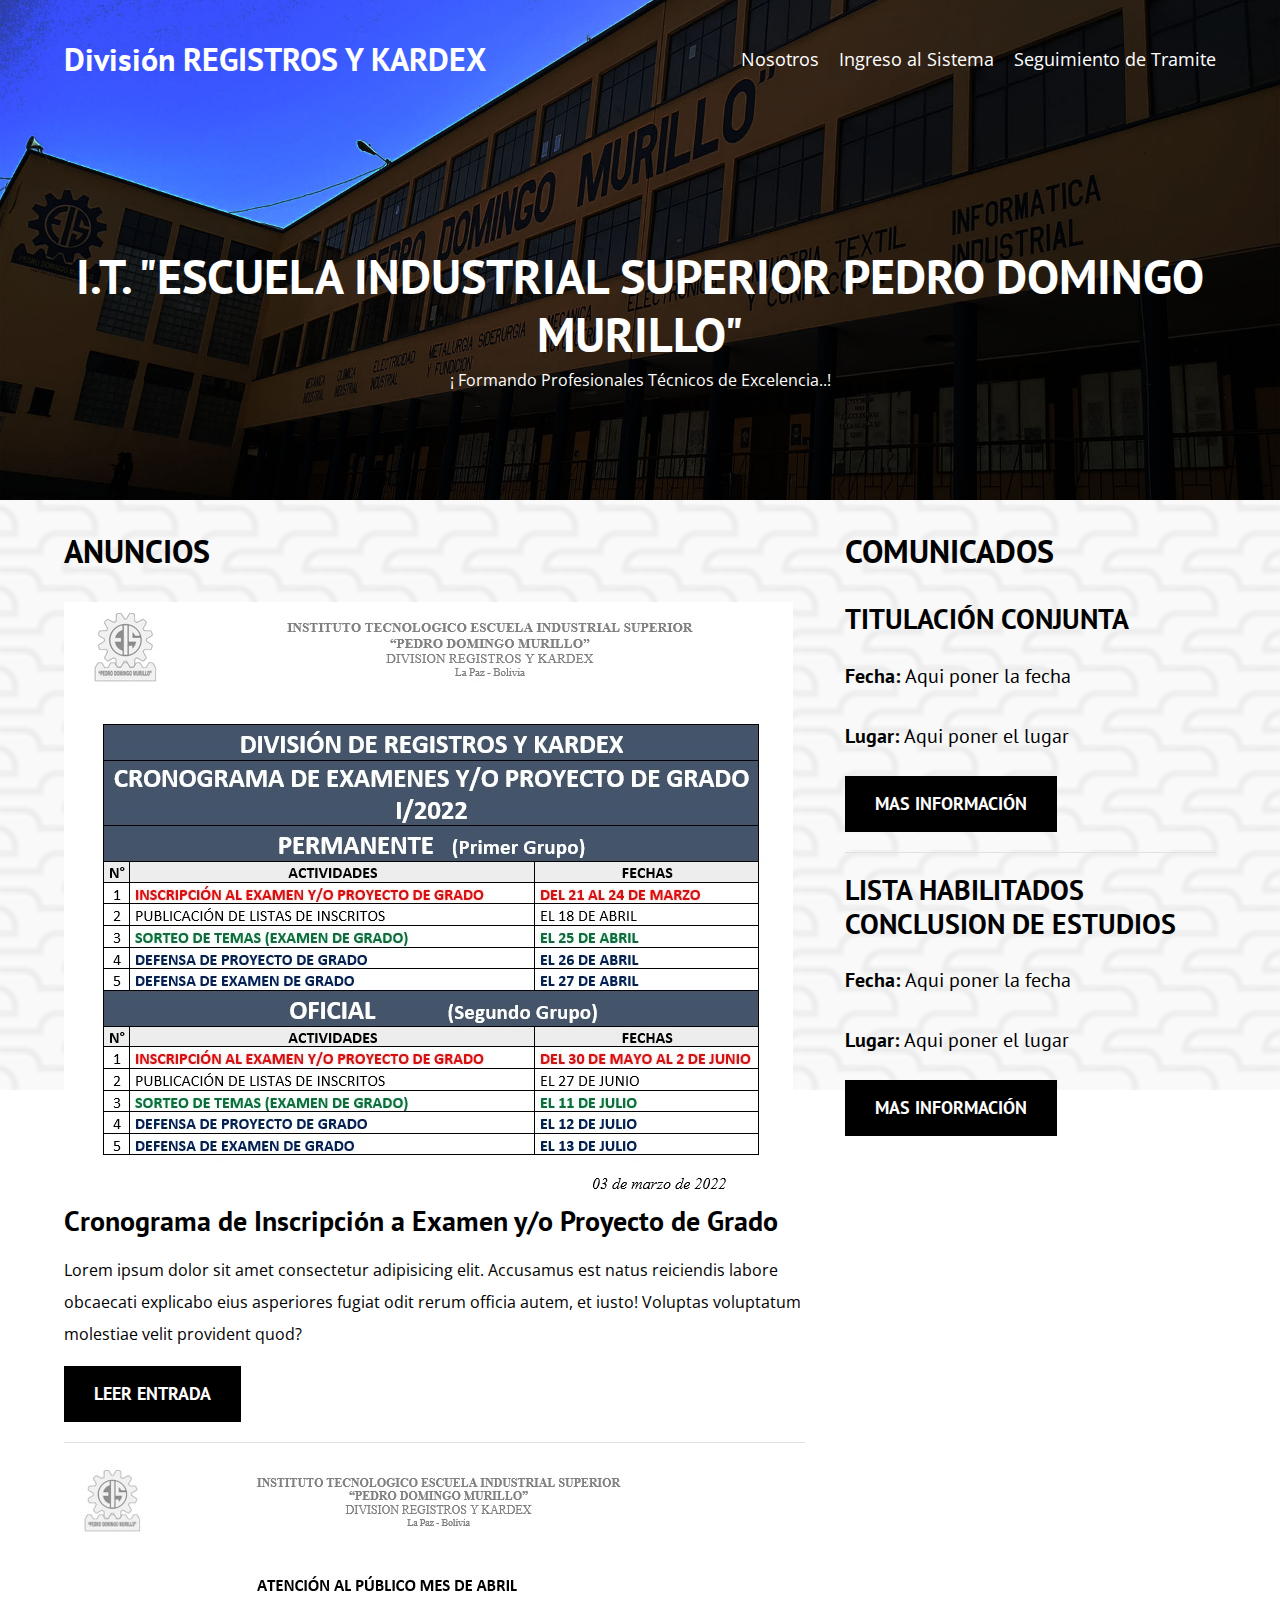
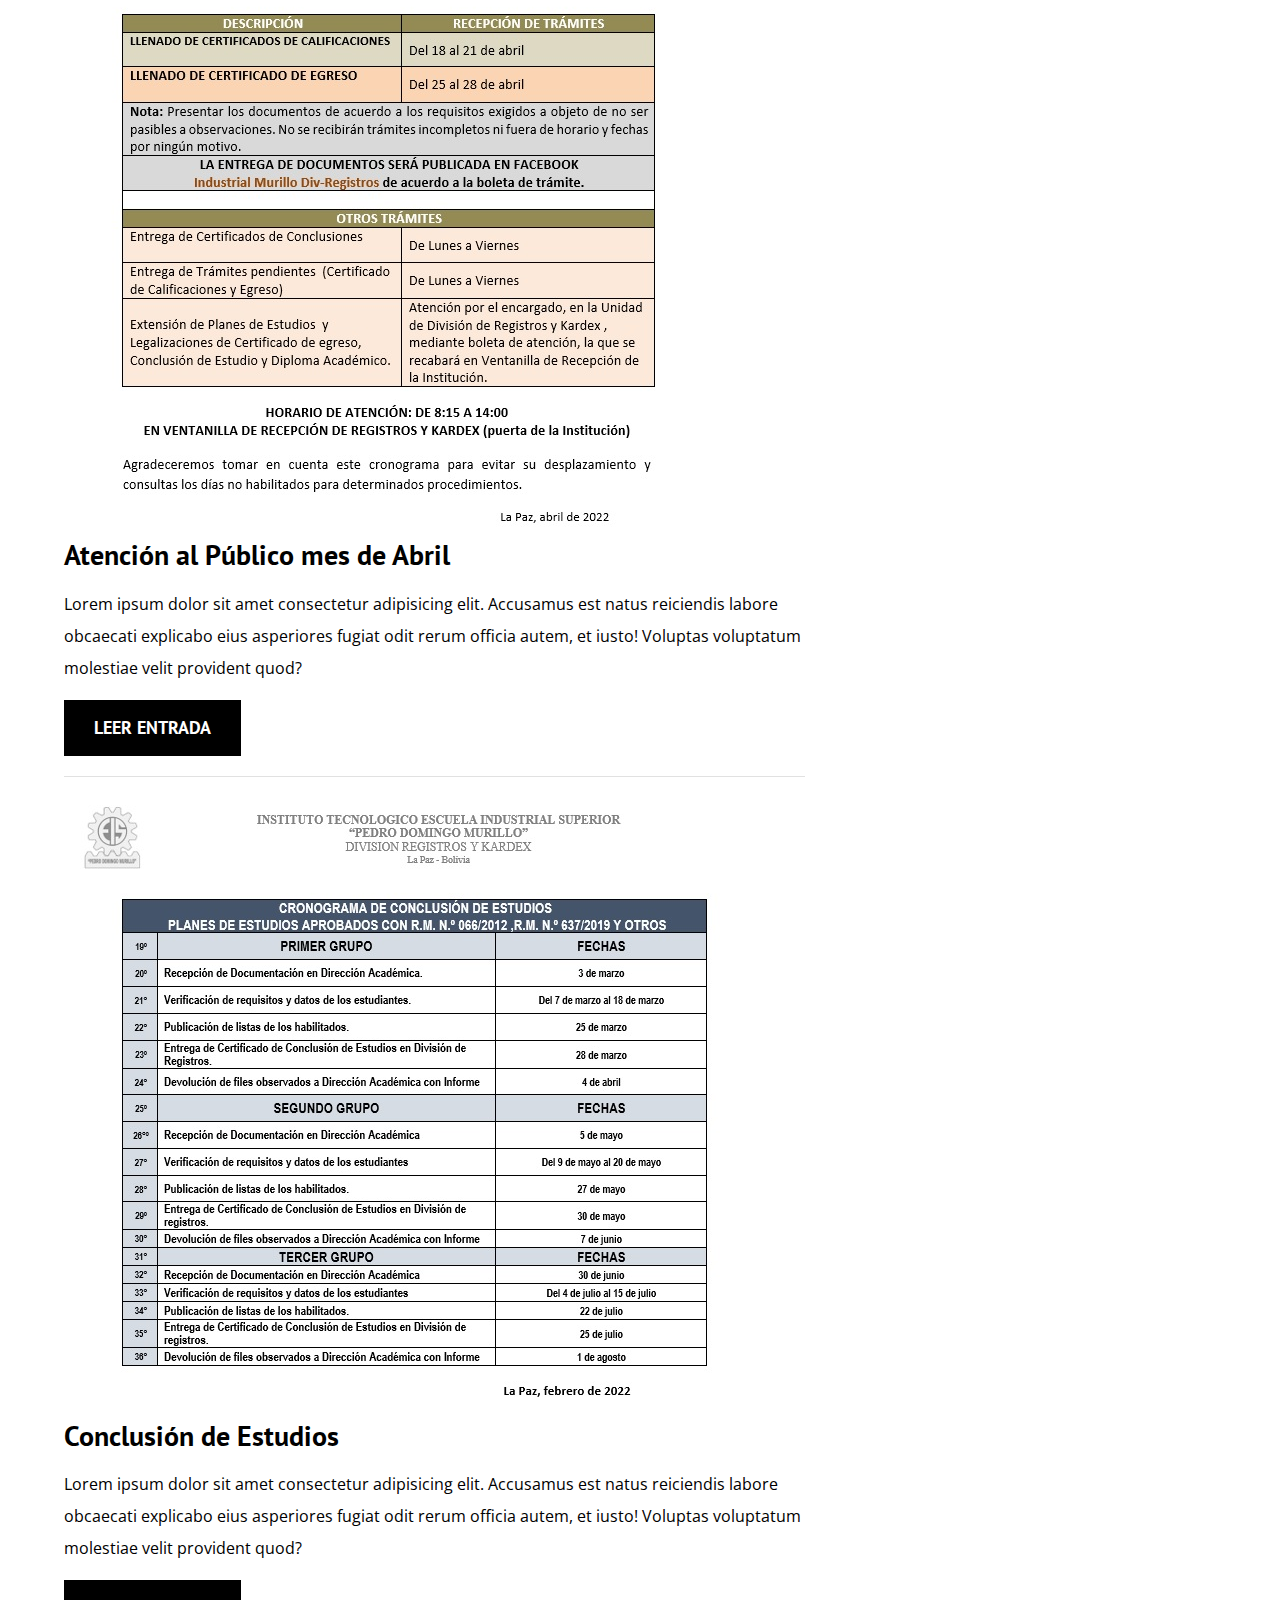
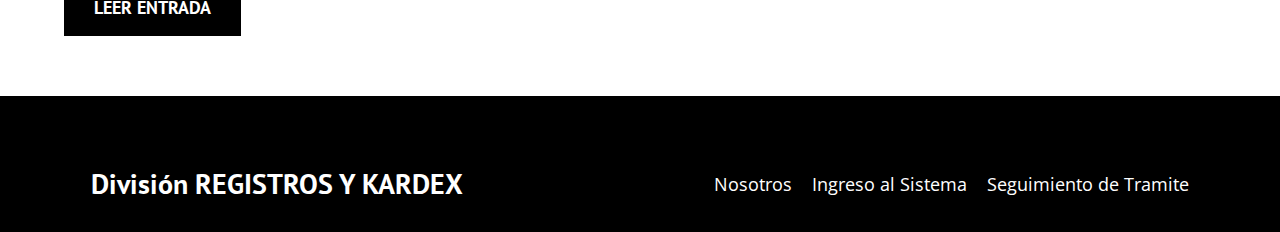
<file: index.html>
<!DOCTYPE html>
<html>
<head>
    <meta charset='utf-8'>
    <meta http-equiv='X-UA-Compatible' content='IE=edge'>
    <title>División Registros y Kardex</title>
    <link rel="stylesheet" href="css/normalize.css">
    <link rel="preconnect" href="https://fonts.googleapis.com">
<link rel="preconnect" href="https://fonts.gstatic.com" crossorigin>
<link href="https://fonts.googleapis.com/css2?family=Open+Sans&family=PT+Sans:ital,wght@1,400;1,700&display=swap" rel="stylesheet">
    <link rel="stylesheet" href="css/style.css">
<body>
            <header class="header">
                <div class="contenedor">
                    <div class="barra"> 
                        <a class="logo" href="index.html">
                            <h3 class="logo_nombre no-margin centrar-texto">División <span class="logo__bold">REGISTROS Y KARDEX</span></h3>
                        </a>
                        <nav class="navegacion">
                            <a href="nosotros.html" class="navegacion__enlace">Nosotros</a>
                            <a href="ingreso.html" class="navegacion__enlace">Ingreso al Sistema</a>
                            <a href="seguimiento.html" class="navegacion__enlace">Seguimiento de Tramite</a>
                        </nav>
                    </div>
                </div>

        <div class="header_texto">
                <h1 class="no-margin">I.T. "ESCUELA INDUSTRIAL SUPERIOR PEDRO DOMINGO MURILLO" </h1>
                <p class="no-margin">¡ Formando Profesionales Técnicos de Excelencia..!</p> 
        </div>
        
    </header>

    <!-- a partir de aca contenedor de los anuncios-->

    <div class="contenedor contenido-principal">
        <main class="blog">
       <h3 >ANUNCIOS</h3>
            <article class="entrada">
                <div class="entrada__imagen">
                    <img src="img/blog1.jpg" alt="imagen blog">
                </div>
                <div class="entrada__contenido">
                    <h4 class="no-margin"> Cronograma de Inscripción a Examen y/o Proyecto de Grado   </h4>
                    <p>Lorem ipsum dolor sit amet consectetur
                        adipisicing elit. Accusamus est natus
                        reiciendis labore obcaecati explicabo
                        eius asperiores fugiat odit rerum officia autem,
                        et iusto! Voluptas voluptatum molestiae velit provident quod?</p>
                        <a href="entrada.html" class="boton boton--primario">Leer Entrada</a>
                </div>
            </article>

            <article class="entrada">
                <div class="entrada__imagen">
                    <img src="img/blog2.jpg" alt="imagen blog">
                </div>
                <div class="entrada__contenido">
                    <h4 class="no-margin"> Atención al Público mes de Abril  </h4>
                    <p>Lorem ipsum dolor sit amet consectetur
                        adipisicing elit. Accusamus est natus
                        reiciendis labore obcaecati explicabo
                        eius asperiores fugiat odit rerum officia autem,
                        et iusto! Voluptas voluptatum molestiae velit provident quod?</p>
                        <a href="entrada.html" class="boton boton--primario">Leer Entrada</a>
                </div>
            </article>

            <article class="entrada">
                <div class="entrada__imagen">
                    <img src="img/blog3.jpg" alt="imagen blog">
                </div>
                <div class="entrada__contenido">
                    <h4 class="no-margin"> Conclusión de Estudios   </h4>
                    <p>Lorem ipsum dolor sit amet consectetur
                        adipisicing elit. Accusamus est natus
                        reiciendis labore obcaecati explicabo
                        eius asperiores fugiat odit rerum officia autem,
                        et iusto! Voluptas voluptatum molestiae velit provident quod?</p>
                        <a href="entrada.html" class="boton boton--primario">Leer Entrada</a>
                </div>
            </article>
        </main>

        <!-- desde aca son los comunicados-->
        <aside class="sidebar">
            <H3>COMUNICADOS</H3>
            <ul class="comunicados no-padding">
                <li class="widget-comunicado"> 
                    <h4 class="no-margin"> TITULACIÓN CONJUNTA</h4>
                    <p class="widget-comunicado__label">Fecha:
                        <span class="widget-comunicado__info">Aqui poner la fecha</span>
                    </p>
                    <p class="widget-comunicado__label">Lugar:
                        <span class="widget-comunicado__info">Aqui poner el lugar</span>
                    </p>
                    <a href="entrada.html" class="boton boton--secundario">Mas información</a>
                </li>

                <li class="widget-comunicado"> 
                    <h4 class="no-margin"> LISTA HABILITADOS CONCLUSION DE ESTUDIOS</h4>
                    <p class="widget-comunicado__label">Fecha:
                        <span class="widget-comunicado__info">Aqui poner la fecha</span>
                    </p>
                    <p class="widget-comunicado__label">Lugar:
                        <span class="widget-comunicado__info">Aqui poner el lugar</span>
                    </p>
                    <a href="entrada.html" class="boton boton--secundario">Mas información</a>
                </li>
                
            </ul>
        </aside> 
    </div>

    <!-- aca empieza el pie de paginas -->
    <footer class="footer">
        <div class="contenedor">
            <div class="barra"> 
                <a class="logo" href="index.html">
                    <h4 class="logo_nombre no-margin centrar-texto">División <span class="logo__bold">REGISTROS Y KARDEX</span></h4>
                </a>
                <nav class="navegacion">
                    <a href="nosotros.html" class="navegacion__enlace">Nosotros</a>
                    <a href="ingreso.html" class="navegacion__enlace">Ingreso al Sistema</a>
                    <a href="seguimiento.html" class="navegacion__enlace">Seguimiento de Tramite</a>
                </nav>
            </div>
        </div>
    </footer>
</body>
</html>
</file>
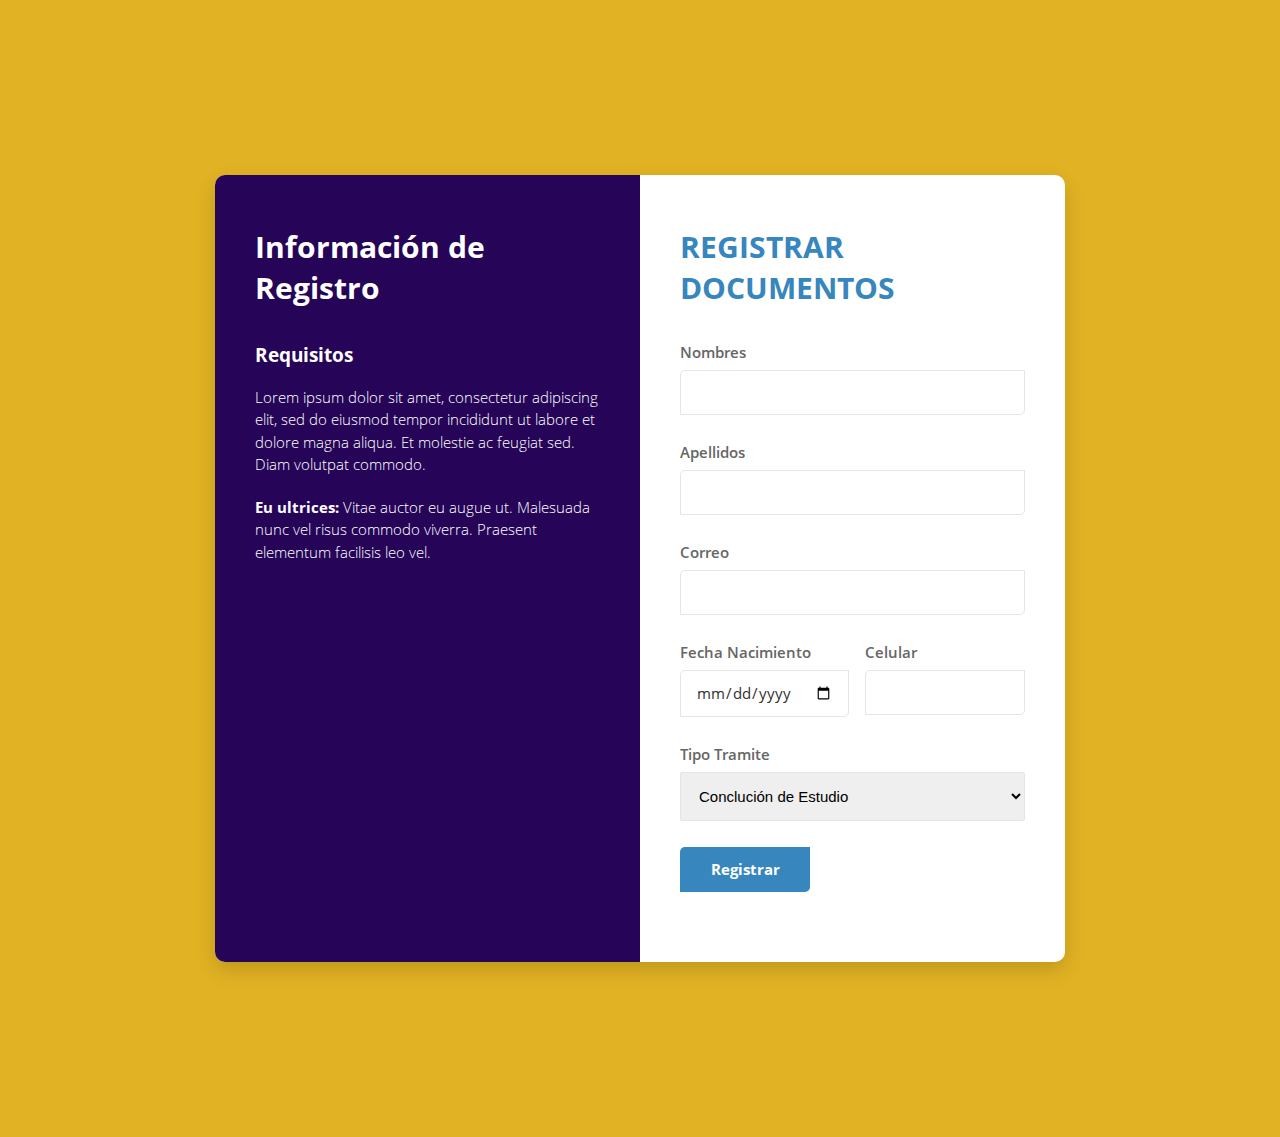
<file: registro de tramites/index.html>
<!DOCTYPE html>
<html lang="es">

<head>
	<meta charset="utf-8">
	<title>Formulario de Registro</title>
	<meta name="viewport" content="width=device-width, initial-scale=1, maximum-scale=1">
	<link rel="stylesheet" type="text/css" href="css/opensans-font.css">
	<link rel="stylesheet" type="text/css" href="fonts/line-awesome/css/line-awesome.min.css">
	<link rel="stylesheet" href="css/style.css" />
</head>

<body class="form-v4">
	<div class="page-content">
		<div class="form-v4-content">
			<div class="form-left">
				<h2>Información de Registro</h2>
				<h3>Requisitos</h3>
				<p class="text-1">Lorem ipsum dolor sit amet, consectetur adipiscing elit, sed do eiusmod tempor
					incididunt ut labore et dolore magna aliqua. Et molestie ac feugiat sed. Diam volutpat commodo.</p>
				<p class="text-2"><span>Eu ultrices:</span> Vitae auctor eu augue ut. Malesuada nunc vel risus commodo
					viverra. Praesent elementum facilisis leo vel.</p>

			</div>
			<form class="form-detail" action="#" method="post" id="myform">
				<h2>REGISTRAR DOCUMENTOS</h2>

				<div class="form-row form-row-1">
					<label for="nombres">Nombres</label>
					<input type="text" name="nombres" id="nombres" class="input-text" required>
				</div>

				<div class="form-row form-row-1">
					<label for="apellidos">Apellidos</label>
					<input type="text" name="apellidos" id="apellidos" class="input-text" required>
				</div>

				<div class="form-row">
					<label for="correo electronico">Correo</label>
					<input type="text" name="correo electronico" id="correo electronico" class="input-text" required
						pattern="[^@]+@[^@]+.[a-zA-Z]{2,6}">
				</div>

				<div class="form-group">
					<div class="form-row form-row-1">
						<label for="fecha_nacimiento">Fecha Nacimiento</label>
						<input type="date" name="fecha_nacimiento" id="fecha_nacimiento" class="input-text">
					</div>
					<div class="form-row form-row-1">
						<label for="Celular">Celular</label>
						<input type="number" name="celular" id="celular" class="input-text" required>
					</div>
				</div>

				<div>
					<label for="tipo_documento">Tipo Tramite</label>
					<select class="selectWrapper" name="" id="">
						<option value="">Conclución de Estudio</option>
						<option value="">Proyecto de Grado</option>
						<option value="">Certificado de Egreso</option>
						<option value="">Certificado de Calificación</option>
					</select>
				</div>

				<div class="form-row-last text-al" style="padding-top: 20px;">
					<input type="submit" name="register" class="register" value="Registrar">
				</div>
			</form>
		</div>
	</div>
</body>

</html>
</file>
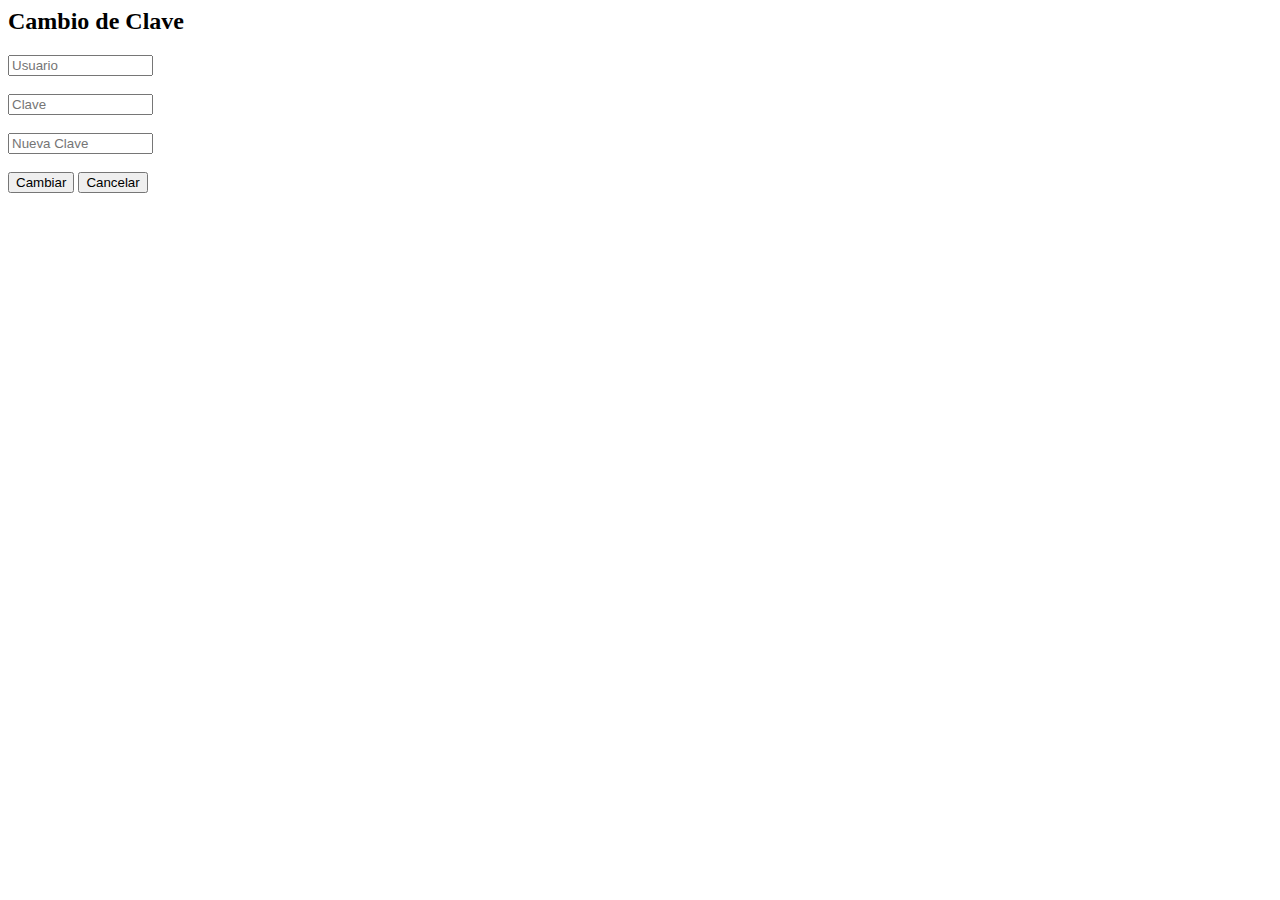
<file: for,_act_clave.html>
<html>
<body>
<h2> Cambio de Clave</h2>
<form method=post action=actualizar_clave.php>
<input type=text name=usuario placeholder="Usuario" size=15><br><br>
<input type=password name=clave placeholder="Clave" size=15><br><br>
<input type=password name=nclave placeholder="Nueva Clave" size=15><br><br>
<input type=submit name=b1 value=Cambiar Clave>
<input type=reset name=b2 value=Cancelar>
</form>
</body>
</html>
</file>
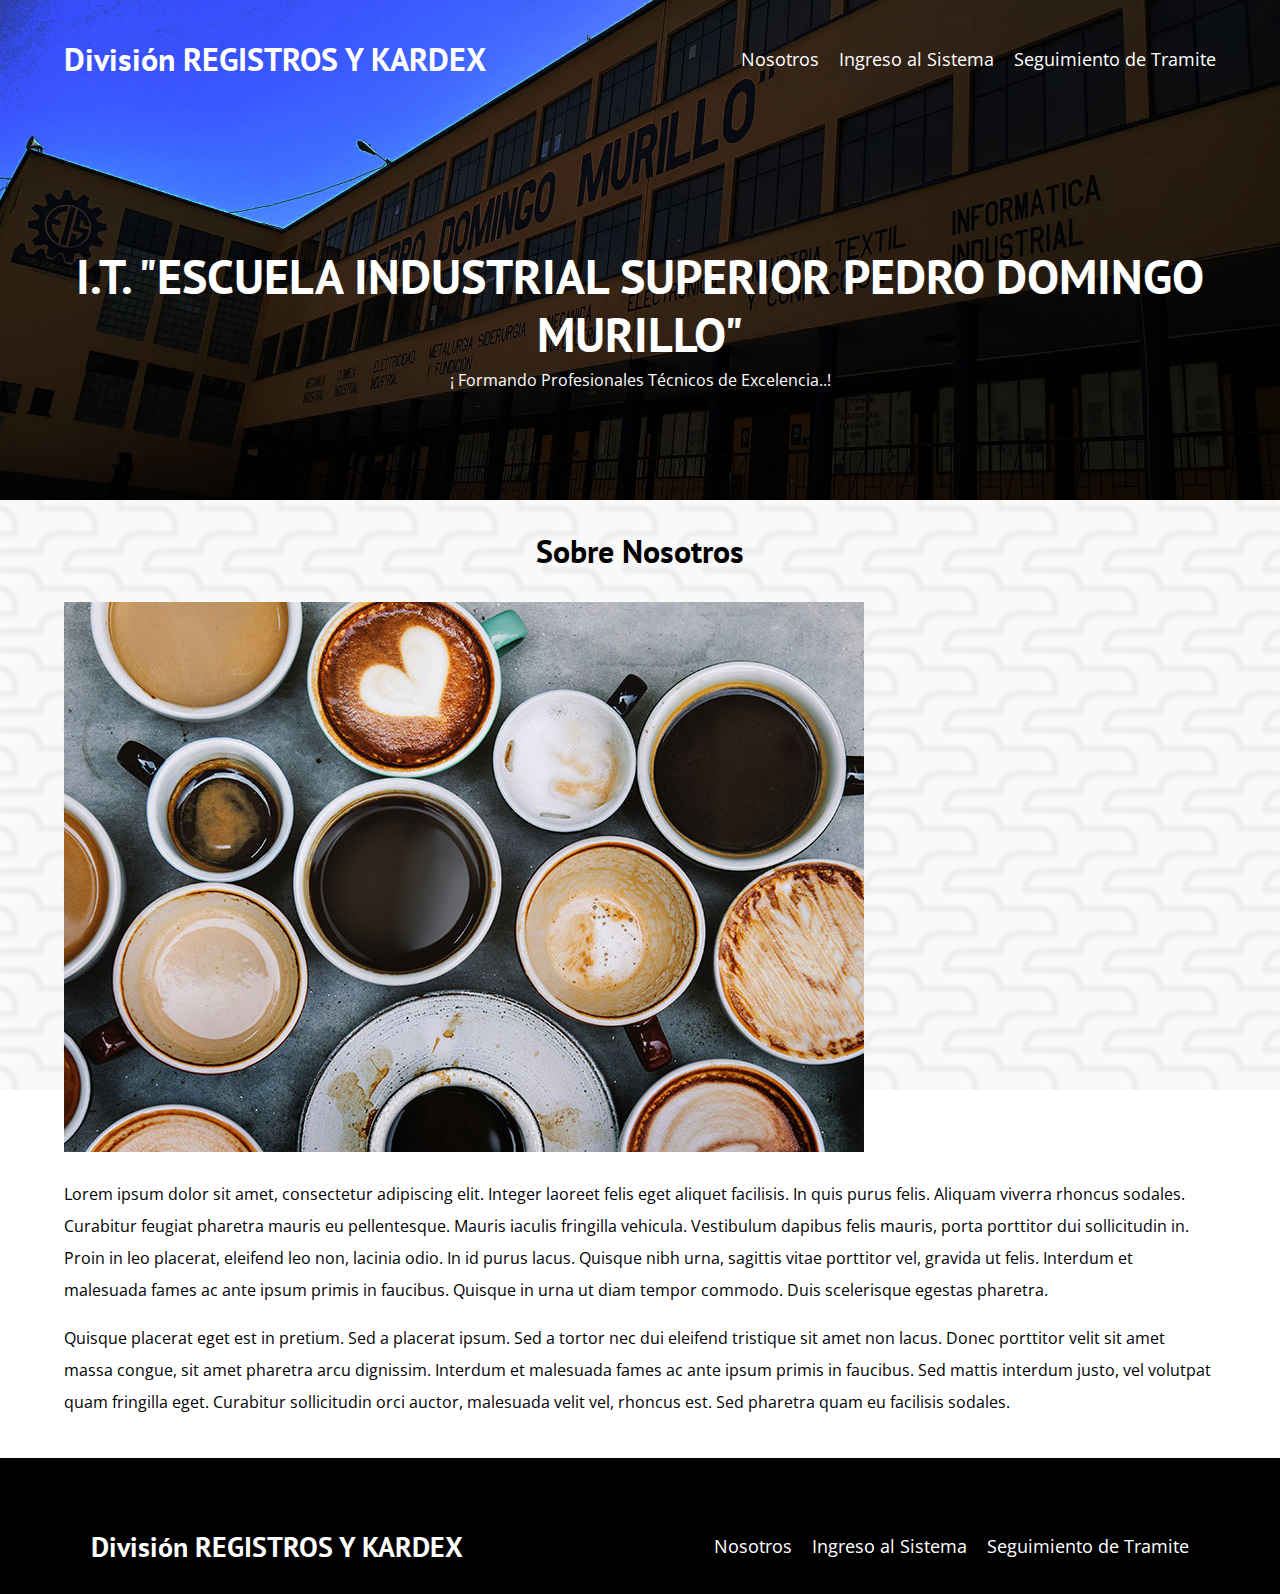
<file: nosotros.html>
<!DOCTYPE html>
<html>
<head>
    <meta charset='utf-8'>
    <meta http-equiv='X-UA-Compatible' content='IE=edge'>
    <title>División Registros y Kardex</title>
    <link rel="stylesheet" href="css/normalize.css">
    <link rel="preconnect" href="https://fonts.googleapis.com">
<link rel="preconnect" href="https://fonts.gstatic.com" crossorigin>
<link href="https://fonts.googleapis.com/css2?family=Open+Sans&family=PT+Sans:ital,wght@1,400;1,700&display=swap" rel="stylesheet">
    <link rel="stylesheet" href="css/style.css">
<body>
            <header class="header">
                <div class="contenedor">
                    <div class="barra"> 
                        <a class="logo" href="index.html">
                            <h3 class="logo_nombre no-margin centrar-texto">División <span class="logo__bold">REGISTROS Y KARDEX</span></h3>
                        </a>
                        <nav class="navegacion">
                            <a href="nosotros.html" class="navegacion__enlace">Nosotros</a>
                            <a href="ingreso.html" class="navegacion__enlace">Ingreso al Sistema</a>
                            <a href="seguimiento.html" class="navegacion__enlace">Seguimiento de Tramite</a>
                        </nav>
                    </div>
                </div>

        <div class="header_texto">
                <h1 class="no-margin">I.T. "ESCUELA INDUSTRIAL SUPERIOR PEDRO DOMINGO MURILLO" </h1>
                <p class="no-margin">¡ Formando Profesionales Técnicos de Excelencia..!</p> 
        </div>
        
    </header>

    <!-- a partir de aca contenedor de los anuncios-->

    <main class="contenedor">
     <h3 class="centrar-texto">Sobre Nosotros</h3>

    <div class="sobre-nosotros">
        <div class="sobre-nosotros__imagen">
            <img src="img/nosotros.jpg" alt="imagen nosotros">
        </div>
    <div class="sobre-nosotros__texto">
               <p> Lorem ipsum dolor sit amet, consectetur adipiscing elit. Integer laoreet felis eget aliquet facilisis.
                In quis purus felis. Aliquam viverra rhoncus sodales. 
                Curabitur feugiat pharetra mauris eu pellentesque. 
                Mauris iaculis fringilla vehicula. Vestibulum dapibus felis mauris,
                porta porttitor dui sollicitudin in. Proin in leo placerat, eleifend leo non,
                lacinia odio. In id purus lacus. Quisque nibh urna, sagittis vitae porttitor vel,
                gravida ut felis. Interdum et malesuada fames ac ante ipsum primis in faucibus.
                Quisque in urna ut diam tempor commodo. Duis scelerisque egestas pharetra. </p>

          <p> Quisque placerat eget est in pretium. Sed a placerat ipsum. 
            Sed a tortor nec dui eleifend tristique sit amet non lacus. 
            Donec porttitor velit sit amet massa congue, sit amet pharetra arcu dignissim.
            Interdum et malesuada fames ac ante ipsum primis in faucibus. Sed mattis interdum justo, 
            vel volutpat quam fringilla eget. Curabitur sollicitudin orci auctor, malesuada velit vel,
            rhoncus est. Sed pharetra quam eu facilisis sodales. </p>
    </div>
    </div>

    </main>
    
    <!-- aca empieza el pie de paginas -->
    <footer class="footer">
        <div class="contenedor">
            <div class="barra"> 
                <a class="logo" href="index.html">
                    <h4 class="logo_nombre no-margin centrar-texto">División <span class="logo__bold">REGISTROS Y KARDEX</span></h4>
                </a>
                <nav class="navegacion">
                    <a href="nosotros.html" class="navegacion__enlace">Nosotros</a>
                    <a href="ingreso.html" class="navegacion__enlace">Ingreso al Sistema</a>
                    <a href="seguimiento.html" class="navegacion__enlace">Seguimiento de Tramite</a>
                </nav>
            </div>
        </div>
    </footer>
</body>
</html>
</file>
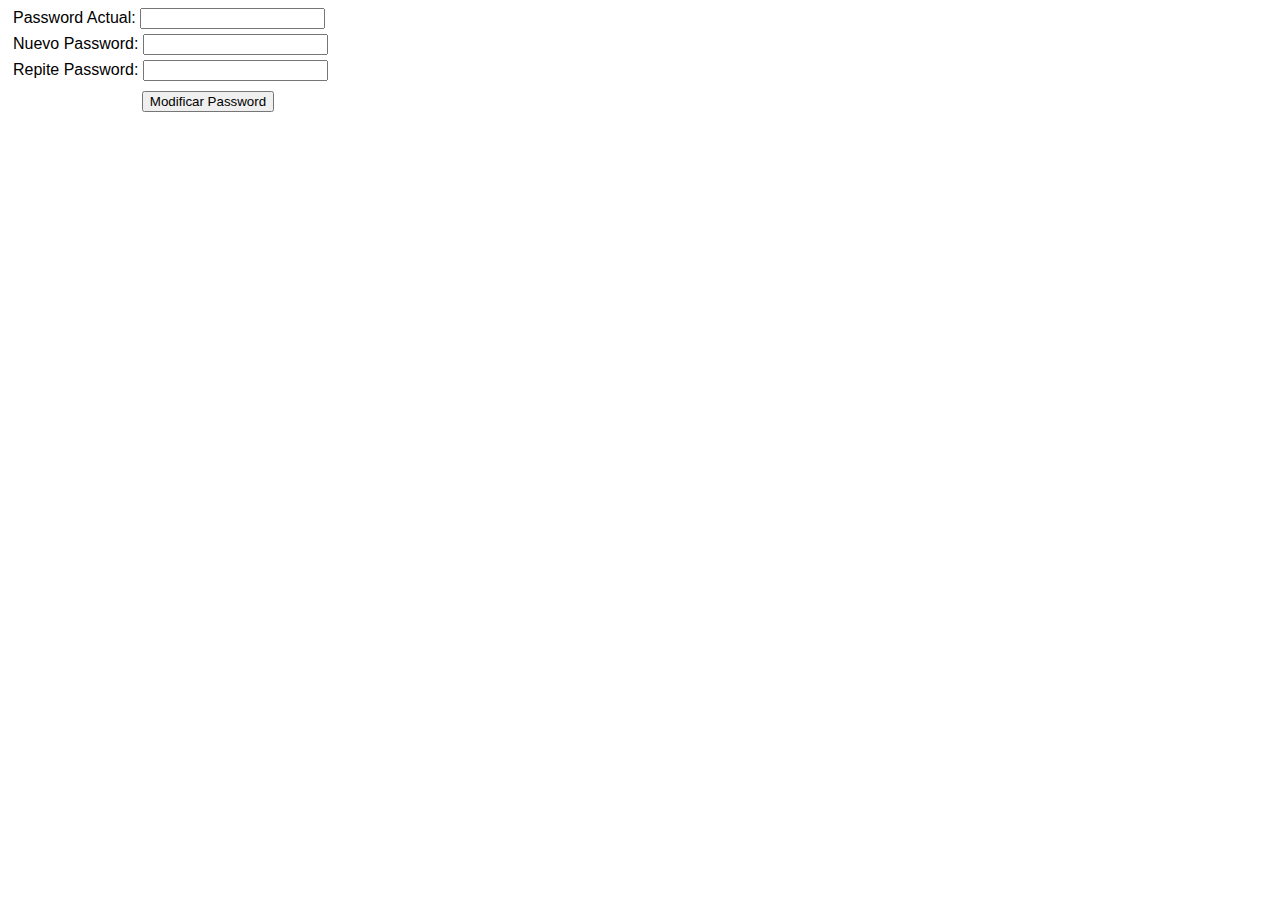
<file: reynelhtml.html>
<!DOCTYPE html>
<html>
<head>
    <title>Validar Contraseña</title>
    <meta charset="utf-8">
 
    <style>
    .error {color:red;}
    form {width:400px;font-family:Arial;}
    form input {font-family:Arial;}
    form>div {margin:5px;}
    form>div:last-child {text-align:center;margin-top:10px;}
    </style>
 
    <script>
    /**
     * Function que inserta un error por encima del elemento recibido
     * @param element -> texto que haga referencia al elemento
     * @param error -> texto del error
     */
    const showError = (element, error) => {
        const errorEl=document.createElement("div");
        errorEl.setAttribute("class","error");
        errorEl.innerHTML=error;
        document.querySelector(element).parentElement.prepend(errorEl);
    }
 
    const validatePassword = () => {
        //Cogemos los valores actuales del formulario
        const pasActual=document.formName.passwordActual.value;
        const pasNew1=document.formName.passwordNew1.value;
        const pasNew2=document.formName.passwordNew2.value;
 
        //Patron para los numeros
        const patron1=new RegExp("[0-9]+");
        //Patron para las letras
        const patron2=new RegExp("[a-zA-Z]+");
 
        // Eliminamos los posible errores
        for (let el of document.querySelectorAll("div[class=error]")) {
            el.remove();
        }
 
        if (pasNew1!=pasNew2 || pasNew1.length<6 || pasActual=="" || pasNew1.search(patron1)<0 || pasNew1.search(patron2)<0) {
            if (pasActual=="") {
                showError("input[name=passwordActual]", "Indicar tu contraseña actual");
            }
            if (pasNew1.length<6) {
                showError("input[name=passwordNew1]", "La longitud mínima tiene que ser de 6 caracteres");
            } else if (pasNew1!=pasNew2) {
                showError("input[name=passwordNew1]", "La copia de la nueva contraseña no coincide");
            } else if (pasNew1.search(patron1)<0 || pasNew1.search(patron2)<0) {
                showError("input[name=passwordNew1]", "La contraseña tiene que tener numeros y letras");
            }
            return false;
        }
        return true;
    }
    </script>
</head>
 
<body>
 
<form name="formName" action="" method="POST" onsubmit='return validatePassword()'>
 
    <div>Password Actual: <input type="password" name="passwordActual"></div>
 
    <div>Nuevo Password: <input type="password" name="passwordNew1"></div>
    <div>Repite Password: <input type="password" name="passwordNew2"></div>
 
    <div><input type="submit" value="Modificar Password"></div>
</form>
 
</body>
</html>
</file>
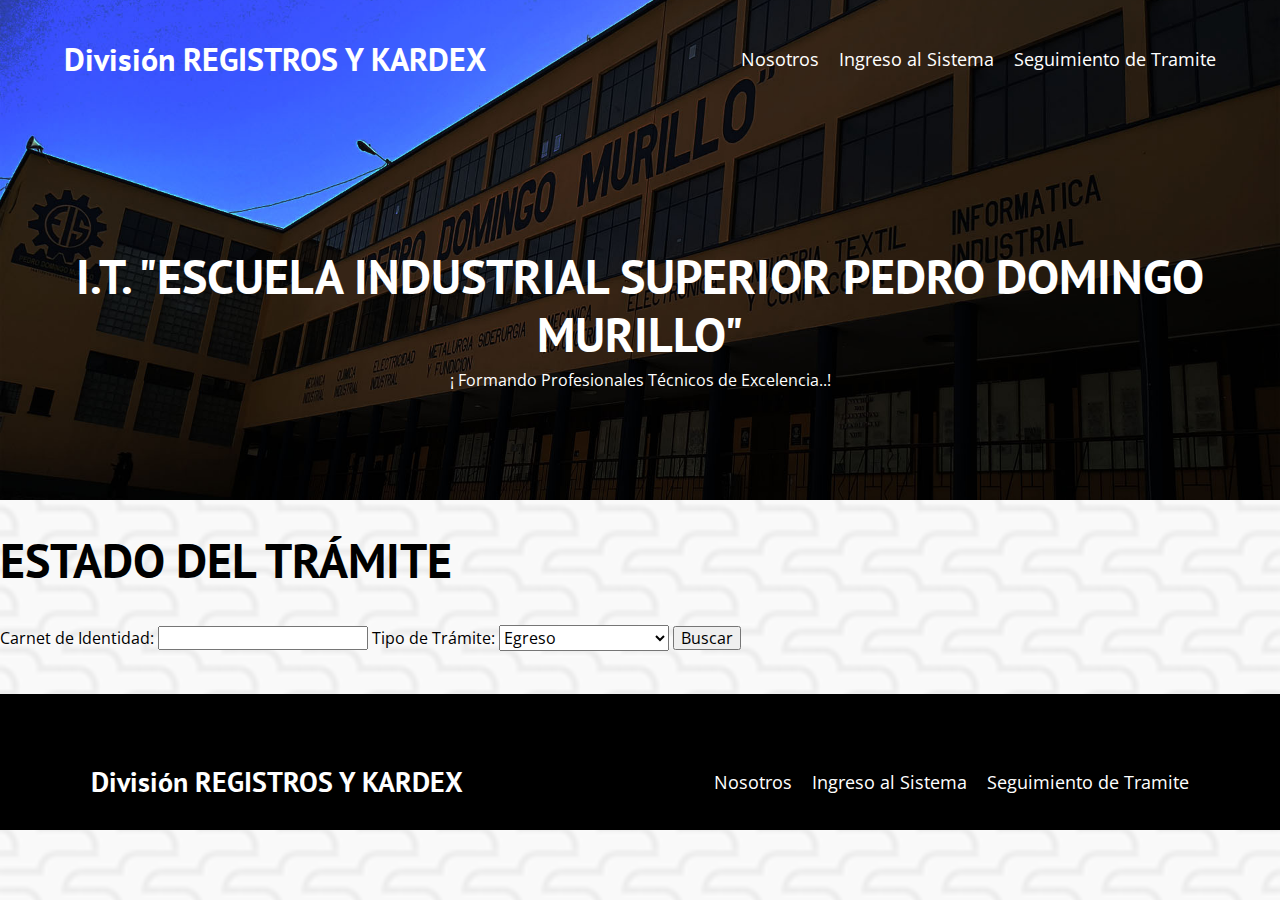
<file: seguimiento.html>
<!DOCTYPE html>
<html>
<head>
    <meta charset='utf-8'>
    <meta http-equiv='X-UA-Compatible' content='IE=edge'>
    <title>División Registros y Kardex</title>
    <link rel="stylesheet" href="css/normalize.css">
    <link rel="preconnect" href="https://fonts.googleapis.com">
<link rel="preconnect" href="https://fonts.gstatic.com" crossorigin>
<link href="https://fonts.googleapis.com/css2?family=Open+Sans&family=PT+Sans:ital,wght@1,400;1,700&display=swap" rel="stylesheet">
    <link rel="stylesheet" href="css/style.css">
<body>
            <header class="header">
                <div class="contenedor">
                    <div class="barra"> 
                        <a class="logo" href="index.html">
                            <h3 class="logo_nombre no-margin centrar-texto">División <span class="logo__bold">REGISTROS Y KARDEX</span></h3>
                        </a>
                        <nav class="navegacion">
                            <a href="nosotros.html" class="navegacion__enlace">Nosotros</a>
                            <a href="ingreso.html" class="navegacion__enlace">Ingreso al Sistema</a>
                            <a href="seguimiento.html" class="navegacion__enlace">Seguimiento de Tramite</a>
                        </nav>
                    </div>
                </div>

        <div class="header_texto">
                <h1 class="no-margin">I.T. "ESCUELA INDUSTRIAL SUPERIOR PEDRO DOMINGO MURILLO" </h1>
                <p class="no-margin">¡ Formando Profesionales Técnicos de Excelencia..!</p> 
        </div>
        
    </header>

    <!-- a partir de aca contenedor de los anuncios-->

    <H1>ESTADO DEL TRÁMITE</H1>
    <form action=seguimiento.php method="post">
    Carnet de Identidad: <input name="CI">
    Tipo de Trámite: <select name="cb1">
            <option value="V1">Egreso</option>
            <option value="v2">Cerificado de Notas</option>
            <option value="v3">Defensa de Grado</option>
            </select>
        <input type="button" name="buscar" value="Buscar">
    </form>

    <!-- aca empieza el pie de paginas -->
    <footer class="footer">
        <div class="contenedor">
            <div class="barra"> 
                <a class="logo" href="index.html">
                    <h4 class="logo_nombre no-margin centrar-texto">División <span class="logo__bold">REGISTROS Y KARDEX</span></h4>
                </a>
                <nav class="navegacion">
                    <a href="nosotros.html" class="navegacion__enlace">Nosotros</a>
                    <a href="ingreso.html" class="navegacion__enlace">Ingreso al Sistema</a>
                    <a href="seguimiento.html" class="navegacion__enlace">Seguimiento de Tramite</a>
                </nav>
            </div>
        </div>
    </footer>
</body>
</html>
</file>
<file: css/style.css>
:root {
    --fuenteHeading: 'PT Sans', sans-serif;
    --fuenteParrafos: 'Open Sans', sans-serif;

    --primario: #784D3C;
    --gris: #e1e1e1;
    --blanco: #ffffff;
    --negro: #000000;
}

html {
    box-sizing: border-box;
    font-size: 62.5%; /* 1 rem = 10px */    
}
*, *:before, *:after {
    box-sizing: inherit;
}
body {
    font-family: var(--fuenteParrafos);
    font-size: 1.6rem;
    line-height: 2;
    
  /*para el fondo responsive*/
  
    background: url(../img/fondo.png) no-repeat center center fixed;
    -webkit-background-size: cover;
    -moz-background-size: cover;
    -o-background-size: cover;
    background-size: cover;
   

}

/** Globales **/
.contenedor {
    width: min(90%, 120rem);
    margin: 0 auto;
}
a {
    text-decoration: none;
}
h1, h2, h3, h4 {
    font-family: var(--fuenteHeading);
    line-height: 1.2;
}
h1 {
    font-size: 4.8rem;
}
h2 {
    font-size: 4rem;
}
h3 {
    font-size: 3.2rem;
}
h4 {
    font-size: 2.8rem;
}
img {
    max-width: 100%;
}
/** Utilidades **/
.no-margin {
    margin: 0;
}
.no-padding {
    padding: 0;
}
.centrar-texto {
    text-align: center;
}

/** Para el header**/

.header {
    background-image: url(../img/banner.jpg);
    height: 50rem;
    background-size: cover;
    background-repeat: no-repeat;
    background-position: center center;
}
.header_texto {
text-align: center;
color: var(--blanco);
margin-top: 5rem;
}

@media (min-width: 768px){
    .header_texto{
        margin-top: 17rem ;
    }
}

/*Barra de navegación*/
.barra{
   padding-top: 4rem;
}
@media (min-width: 768px) {   /*aca se usa flexbox*/
    .barra {
        display: flex;
        justify-content: space-between;
        align-items: center;
    }
}

.logo {
  color: var(--blanco);
}

.logo__nombre {
font-weight: 400;
}
.logo__bold {
    font-weight: 700;
}

@media (min-width: 768px){
    .navegacion{
        display: flex;
        gap: 2rem;
    }
}
.navegacion__enlace{
display: block;
text-align: center;
font-size: 1.8rem;
color: var(--blanco);

}

/*ACA ENTRA EL CONTENEDOR*/
@media (min-width: 768px){
    .contenido-principal{
        display: grid;
        grid-template-columns: 2fr 1fr;
        column-gap: 4rem;
    }

}

.entrada{
    border-bottom: 1px solid var(--gris);
    margin-bottom: 2rem;
}
.entrada:last-of-type{
    border: none;
    margin-bottom: 0;
}

/*creacion de botones*/
.boton{
    display: block;
    font-family: var(--fuenteHeading);
    color: var(--blanco);
    text-align: center;
    padding: 1rem 3rem;
    font-size: 1.8rem;
    text-transform: uppercase;
    font-weight: 700;
    margin-bottom: 2rem;
}
@media (min-width: 768px){

    .boton{
        display: inline-block;
    }
}
.boton--primario{
    background-color:var(--negro);
}
.boton--secundario{
    background-color: var(--negro);
}

.comunicados{
    list-style: none;
}

.widget-comunicado{
    border-bottom: 1px solid var(--gris);
    margin-bottom: 2rem;
}
.widget-comunicado:last-of-type{
    border: none;
    margin-bottom: 0;
}
.widget-comunicado__label{
    font-family: var(--fuenteHeading);
    font-weight: bold;
}
.widget-comunicado__info{
    font-weight: normal;

}
.widget-comunicado__label,
.widget-comunicado__info{
font-size: 2rem;
}

/*Pie de pagina*/
.footer{
    background-color: var(--negro);
    padding: 3rem;
    margin-top: 4rem;
}
</file>
<file: registro de tramites/css/opensans-font.css>
@font-face {
    font-family: 'Open Sans';
    src: url('../fonts/Open_Sans/OpenSans-Bold.ttf') format('truetype');
    font-weight: bold;
    font-style: normal;
}

@font-face {
    font-family: 'Open Sans';
    src: url('../fonts/Open_Sans/OpenSans-Italic.ttf') format('truetype');
    font-weight: normal;
    font-style: italic;
}

@font-face {
    font-family: 'Open Sans';
    src: url('../fonts/Open_Sans/OpenSans-Regular.ttf') format('truetype');
    font-weight: normal;
    font-style: normal;
}

@font-face {
    font-family: 'Open Sans';
    src: url('../fonts/Open_Sans/OpenSans-LightItalic.ttf') format('truetype');
    font-weight: 300;
    font-style: italic;
}

@font-face {
    font-family: 'Open Sans';
    src: url('../fonts/Open_Sans/OpenSans-Light.ttf') format('truetype');
    font-weight: 300;
    font-style: normal;
}

@font-face {
    font-family: 'Open Sans';
    src: url('../fonts/Open_Sans/OpenSans-BoldItalic.ttf') format('truetype');
    font-weight: bold;
    font-style: italic;
}

@font-face {
    font-family: 'Open Sans';
    src: url('../fonts/Open_Sans/OpenSans-SemiBold.ttf') format('truetype');
    font-weight: 600;
    font-style: normal;
}

@font-face {
    font-family: 'Open Sans';
    src: url('../fonts/Open_Sans/OpenSans-ExtraBoldItalic.ttf') format('truetype');
    font-weight: 800;
    font-style: italic;
}

@font-face {
    font-family: 'Open Sans';
    src: url('../fonts/Open_Sans/OpenSans-ExtraBold.ttf') format('truetype');
    font-weight: 800;
    font-style: normal;
}

@font-face {
    font-family: 'Open Sans';
    src: url('../fonts/Open_Sans/OpenSans-SemiBoldItalic.ttf') format('truetype');
    font-weight: 600;
    font-style: italic;
}
</file>
<file: registro de tramites/css/style.css>
body {
	margin: 0;
}

.page-content {
	width: 100%;
	margin: 0 auto;
	background: #e1b223;
	display: flex;
	display: -webkit-flex;
	justify-content: center;
	-o-justify-content: center;
	-ms-justify-content: center;
	-moz-justify-content: center;
	-webkit-justify-content: center;
	align-items: center;
	-o-align-items: center;
	-ms-align-items: center;
	-moz-align-items: center;
	-webkit-align-items: center;
}

.form-v4-content {
	background: #fff;
	width: 850px;
	border-radius: 10px;
	-o-border-radius: 10px;
	-ms-border-radius: 10px;
	-moz-border-radius: 10px;
	-webkit-border-radius: 10px;
	box-shadow: 0px 8px 20px 0px rgba(0, 0, 0, 0.15);
	-o-box-shadow: 0px 8px 20px 0px rgba(0, 0, 0, 0.15);
	-ms-box-shadow: 0px 8px 20px 0px rgba(0, 0, 0, 0.15);
	-moz-box-shadow: 0px 8px 20px 0px rgba(0, 0, 0, 0.15);
	-webkit-box-shadow: 0px 8px 20px 0px rgba(0, 0, 0, 0.15);
	margin: 175px 0;
	position: relative;
	display: flex;
	display: -webkit-flex;
	font-family: 'Open Sans', sans-serif;
}

.form-v4-content h2 {
	font-weight: 700;
	font-size: 30px;
	padding: 6px 0 0;
	margin-bottom: 34px;
}

.form-v4-content .form-left {
	background: #260558;
	border-top-left-radius: 10px;
	border-bottom-left-radius: 10px;
	padding: 20px 40px;
	position: relative;
	width: 100%;
	color: #fff;
}

.form-v4-content .form-left p {
	font-size: 15px;
	font-weight: 300;
	line-height: 1.5;
}

.form-v4-content .form-left span {
	font-weight: 700;
}

.form-v4-content .form-left .text-2 {
	margin: 20px 0 25px;
}

.form-v4-content .form-left .account {
	background: #fff;
	border-top-left-radius: 5px;
	border-bottom-right-radius: 5px;
	width: 180px;
	border: none;
	margin: 15px 0 50px 0px;
	cursor: pointer;
	color: #333;
	font-weight: 700;
	font-size: 15px;
	font-family: 'Open Sans', sans-serif;
	appearance: unset;
	-moz-appearance: unset;
	-webkit-appearance: unset;
	-o-appearance: unset;
	-ms-appearance: unset;
	outline: none;
	-moz-outline: none;
	-webkit-outline: none;
	-o-outline: none;
	-ms-outline: none;
}

.form-v4-content .form-left .account:hover {
	background: #e5e5e5;
}

.form-v4-content .form-left .form-left-last input {
	padding: 15px;
}

.form-v4-content .form-detail {
	padding: 20px 40px;
	position: relative;
	width: 100%;
}

.form-v4-content .form-detail h2 {
	color: #3786bd;
}

.form-v4-content .form-detail .form-group {
	display: flex;
	display: -webkit-flex;
	margin: 0 -8px;
}

.form-v4-content .form-detail .form-row {
	width: 100%;
	position: relative;
}

.form-v4-content .form-detail .form-group .form-row.form-row-1 {
	width: 50%;
	padding: 0 8px;
}

.form-v4-content .form-detail label {
	font-weight: 600;
	font-size: 15px;
	color: #666;
	display: block;
	margin-bottom: 8px;
}

.form-v4-content .form-detail .form-row label#valid {
	position: absolute;
	right: 20px;
	top: 50%;
	transform: translateY(-50%);
	-o-transform: translateY(-50%);
	-moz-transform: translateY(-50%);
	-ms-transform: translateY(-50%);
	-webkit-transform: translateY(-50%);
	width: 14px;
	height: 14px;
	border-radius: 50%;
	-o-border-radius: 50%;
	-ms-border-radius: 50%;
	-moz-border-radius: 50%;
	-webkit-border-radius: 50%;
	background: #53c83c;
}

.form-v4-content .form-detail .form-row label#valid::after {
	content: "";
	position: absolute;
	left: 5px;
	top: 1px;
	width: 3px;
	height: 8px;
	border: 1px solid #fff;
	border-width: 0 2px 2px 0;
	-webkit-transform: rotate(45deg);
	-ms-transform: rotate(45deg);
	-o-transform: rotate(45deg);
	-moz-transform: rotate(45deg);
	transform: rotate(45deg);
}

.form-v4-content .form-detail .form-row label.error {
	padding-left: 0;
	margin-left: 0;
	display: block;
	position: absolute;
	bottom: -5px;
	width: 100%;
	background: none;
	color: red;
}

.form-v4-content .form-detail .form-row label.error::after {
	content: "\f343";
	font-family: "LineAwesome";
	position: absolute;
	transform: translate(-50%, -50%);
	-webkit-transform: translate(-50%, -50%);
	-ms-transform: translate(-50%, -50%);
	-o-transform: translate(-50%, -50%);
	-moz-transform: translate(-50%, -50%);
	right: 10px;
	top: -31px;
	color: red;
	font-size: 18px;
	font-weight: 900;
}

.form-v4-content .form-detail .input-text {
	margin-bottom: 27px;
}

.form-v4-content .form-detail input {
	width: 100%;
	padding: 11.5px 15px;
	border: 1px solid #e5e5e5;
	border-top-left-radius: 5px;
	border-bottom-right-radius: 5px;
	appearance: unset;
	-moz-appearance: unset;
	-webkit-appearance: unset;
	-o-appearance: unset;
	-ms-appearance: unset;
	outline: none;
	-moz-outline: none;
	-webkit-outline: none;
	-o-outline: none;
	-ms-outline: none;
	font-family: 'Open Sans', sans-serif;
	font-size: 15px;
	color: #333;
	box-sizing: border-box;
	-moz-box-sizing: border-box;
	-webkit-box-sizing: border-box;
	-o-box-sizing: border-box;
	-ms-box-sizing: border-box;
}

.form-v4-content .form-detail .form-row input:focus {
	border: 1px solid #2b19d5;
}

.form-v4-content .form-detail .form-checkbox {
	margin-top: 1px;
	position: relative;
}

.form-v4-content .form-detail .form-checkbox input {
	position: absolute;
	opacity: 0;
}

.form-v4-content .form-detail .form-checkbox .checkmark {
	position: absolute;
	top: 13px;
	left: 0;
	height: 15px;
	width: 15px;
	border: 1px solid #ccc;
	cursor: pointer;
}

.form-v4-content .form-detail .form-checkbox .checkmark::after {
	content: "";
	position: absolute;
	left: 5px;
	top: 1px;
	width: 3px;
	height: 8px;
	border: 1px solid #3786bd;
	border-width: 0 2px 2px 0;
	-webkit-transform: rotate(45deg);
	-ms-transform: rotate(45deg);
	-o-transform: rotate(45deg);
	-moz-transform: rotate(45deg);
	transform: rotate(45deg);
	display: none;
}

.form-v4-content .form-detail .form-checkbox input:checked~.checkmark::after {
	display: block;
}

.form-v4-content .form-detail .form-checkbox p {
	margin-left: 34px;
	color: #333;
	font-size: 14px;
	font-weight: 600;
}

.form-v4-content .form-detail .form-checkbox .text {
	font-weight: 700;
	color: #3786bd;
	text-decoration: underline;
}

.form-v4-content .form-detail .register {
	background: #3786bd;
	border-top-left-radius: 5px;
	border-bottom-right-radius: 5px;
	width: 130px;
	border: none;
	margin: 6px 0 50px 0px;
	cursor: pointer;
	color: #fff;
	font-weight: 700;
	font-size: 15px;
}

.form-v4-content .form-detail .register:hover {
	background: #2f73a3;
}

.form-v4-content .form-detail .form-row-last input {
	padding: 12.5px;
}

/* Responsive */
@media screen and (max-width: 991px) {
	.form-v4-content {
		margin: 180px 20px;
		flex-direction: column;
		-o-flex-direction: column;
		-ms-flex-direction: column;
		-moz-flex-direction: column;
		-webkit-flex-direction: column;
	}

	.form-v4-content .form-left {
		width: auto;
		border-top-right-radius: 10px;
		border-bottom-left-radius: 0;
	}

	.form-v4-content .form-detail {
		padding: 30px 20px 30px 20px;
		width: auto;
	}
}

@media screen and (max-width: 575px) {
	.form-v4-content .form-detail .form-group {
		flex-direction: column;
		-o-flex-direction: column;
		-ms-flex-direction: column;
		-moz-flex-direction: column;
		-webkit-flex-direction: column;
		margin: 0;
	}

	.form-v4-content .form-detail .form-group .form-row.form-row-1 {
		width: 100%;
		padding: 0;
	}
}

.selectWrapper {
	width: 100%;
	overflow: hidden;
	position: relative;
	border: 1px solid #e5e5e5;
	border-radius: 2px;
	padding: 14px;
	font-size: 15px;
}

.selectWrapper select {
	padding: 12px 40px 12px 20px;
	font-size: 18px;
	line-height: 18px;
	width: 100%;
	border: none;
	box-shadow: none;
	background: transparent;
	background-image: none;
	-webkit-appearance: none;
	outline: none;
	cursor: pointer;
	-moz-appearance: none;
	text-indent: 0.01px;
	text-overflow: ellipsis;
}
</file>
<file: registro de tramites/fonts/line-awesome/css/line-awesome.min.css>
/*!
 *  Line Awesome 1.1.0 by @icons_8 - https://icons8.com/line-awesome
 *  License - https://icons8.com/good-boy-license/ (Font: SIL OFL 1.1, CSS: MIT License)
 *
 * Made with love by Icons8 [ https://icons8.com/ ] using FontCustom [ https://github.com/FontCustom/fontcustom ]
 *
 * Contacts:
 *    [ https://icons8.com/contact ]
 *
 * Follow Icon8 on
 *    Twitter [ https://twitter.com/icons_8 ]
 *    Facebook [ https://www.facebook.com/Icons8 ]
 *    Google+ [ https://plus.google.com/+Icons8 ]
 *    GitHub [ https://github.com/icons8 ]
 */.la,.la-stack{display:inline-block}.la-fw,.la-li{text-align:center}@font-face{font-family:LineAwesome;src:url(../fonts/line-awesome.eot?v=1.1.);src:url(../fonts/line-awesome.eot??v=1.1.#iefix) format("embedded-opentype"),url(../fonts/line-awesome.woff2?v=1.1.) format("woff2"),url(../fonts/line-awesome.woff?v=1.1.) format("woff"),url(../fonts/line-awesome.ttf?v=1.1.) format("truetype"),url(../fonts/line-awesome.svg?v=1.1.#fa) format("svg");font-weight:400;font-style:normal}@media screen and (-webkit-min-device-pixel-ratio:0){@font-face{font-family:LineAwesome;src:url(../fonts/line-awesome.svg?v=1.1.#fa) format("svg")}}.la{font:normal normal normal 16px/1 LineAwesome;font-size:inherit;text-decoration:inherit;text-rendering:optimizeLegibility;text-transform:none;-moz-osx-font-smoothing:grayscale;-webkit-font-smoothing:antialiased;font-smoothing:antialiased}.la-lg{font-size:1.33333333em;line-height:.75em;vertical-align:-15%}.la-2x{font-size:2em}.la-3x{font-size:3em}.la-4x{font-size:4em}.la-5x{font-size:5em}.la-fw{width:1.28571429em}.la-ul{padding-left:0;margin-left:2.14285714em;list-style-type:none}.la-ul>li{position:relative}.la-li{position:absolute;left:-2.14285714em;width:2.14285714em;top:.14285714em}.la-li.la-lg{left:-1.85714286em}.la-border{padding:.2em .25em .15em;border:.08em solid #eee;border-radius:.1em}.pull-right{float:right}.pull-left{float:left}.li.pull-left{margin-right:.3em}.li.pull-right{margin-left:.3em}.la-spin{-webkit-animation:fa-spin 2s infinite linear;animation:fa-spin 2s infinite linear}@-webkit-keyframes fa-spin{0%{-webkit-transform:rotate(0);transform:rotate(0)}100%{-webkit-transform:rotate(359deg);transform:rotate(359deg)}}@keyframes fa-spin{0%{-webkit-transform:rotate(0);transform:rotate(0)}100%{-webkit-transform:rotate(359deg);transform:rotate(359deg)}}.la-rotate-90{filter:progid:DXImageTransform.Microsoft.BasicImage(rotation=1);-webkit-transform:rotate(90deg);-ms-transform:rotate(90deg);transform:rotate(90deg)}.la-rotate-180{filter:progid:DXImageTransform.Microsoft.BasicImage(rotation=2);-webkit-transform:rotate(180deg);-ms-transform:rotate(180deg);transform:rotate(180deg)}.la-rotate-270{filter:progid:DXImageTransform.Microsoft.BasicImage(rotation=3);-webkit-transform:rotate(270deg);-ms-transform:rotate(270deg);transform:rotate(270deg)}.la-flip-horizontal{filter:progid:DXImageTransform.Microsoft.BasicImage(rotation=0, mirror=1);-webkit-transform:scale(-1,1);-ms-transform:scale(-1,1);transform:scale(-1,1)}.la-flip-vertical{filter:progid:DXImageTransform.Microsoft.BasicImage(rotation=2, mirror=1);-webkit-transform:scale(1,-1);-ms-transform:scale(1,-1);transform:scale(1,-1)}:root .la-flip-horizontal,:root .la-flip-vertical,:root .la-rotate-180,:root .la-rotate-270,:root .la-rotate-90{filter:none}.la-stack{position:relative;width:2em;height:2em;line-height:2em;vertical-align:middle}.la-stack-1x,.la-stack-2x{position:absolute;left:0;width:100%;text-align:center}.la-stack-1x{line-height:inherit}.la-stack-2x{font-size:2em}.la-inverse{color:#fff}.la-500px:before{content:"\f100"}.la-adjust:before{content:"\f101"}.la-adn:before{content:"\f102"}.la-align-center:before{content:"\f103"}.la-align-justify:before{content:"\f104"}.la-align-left:before{content:"\f105"}.la-align-right:before{content:"\f106"}.la-amazon:before{content:"\f107"}.la-ambulance:before{content:"\f108"}.la-anchor:before{content:"\f109"}.la-android:before{content:"\f10a"}.la-angellist:before{content:"\f10b"}.la-angle-double-down:before{content:"\f10c"}.la-angle-double-left:before{content:"\f10d"}.la-angle-double-right:before{content:"\f10e"}.la-angle-double-up:before{content:"\f10f"}.la-angle-down:before{content:"\f110"}.la-angle-left:before{content:"\f111"}.la-angle-right:before{content:"\f112"}.la-angle-up:before{content:"\f113"}.la-apple:before{content:"\f114"}.la-archive:before{content:"\f115"}.la-area-chart:before{content:"\f116"}.la-arrow-circle-down:before{content:"\f117"}.la-arrow-circle-left:before{content:"\f118"}.la-arrow-circle-o-down:before{content:"\f119"}.la-arrow-circle-o-left:before{content:"\f11a"}.la-arrow-circle-o-right:before{content:"\f11b"}.la-arrow-circle-o-up:before{content:"\f11c"}.la-arrow-circle-right:before{content:"\f11d"}.la-arrow-circle-up:before{content:"\f11e"}.la-arrow-down:before{content:"\f11f"}.la-arrow-left:before{content:"\f120"}.la-arrow-right:before{content:"\f121"}.la-arrow-up:before{content:"\f122"}.la-arrows:before{content:"\f123"}.la-arrows-alt:before{content:"\f124"}.la-arrows-h:before{content:"\f125"}.la-arrows-v:before{content:"\f126"}.la-asterisk:before{content:"\f127"}.la-at:before{content:"\f128"}.la-automobile:before{content:"\f129"}.la-backward:before{content:"\f12a"}.la-balance-scale:before{content:"\f12b"}.la-ban:before{content:"\f12c"}.la-bank:before{content:"\f12d"}.la-bar-chart:before{content:"\f12e"}.la-bar-chart-o:before{content:"\f12f"}.la-barcode:before{content:"\f130"}.la-bars:before{content:"\f131"}.la-battery-0:before{content:"\f132"}.la-battery-1:before{content:"\f133"}.la-battery-2:before{content:"\f134"}.la-battery-3:before{content:"\f135"}.la-battery-4:before{content:"\f136"}.la-battery-empty:before{content:"\f137"}.la-battery-full:before{content:"\f138"}.la-battery-half:before{content:"\f139"}.la-battery-quarter:before{content:"\f13a"}.la-battery-three-quarters:before{content:"\f13b"}.la-bed:before{content:"\f13c"}.la-beer:before{content:"\f13d"}.la-behance:before{content:"\f13e"}.la-behance-square:before{content:"\f13f"}.la-bell:before{content:"\f140"}.la-bell-o:before{content:"\f141"}.la-bell-slash:before{content:"\f142"}.la-bell-slash-o:before{content:"\f143"}.la-bicycle:before{content:"\f144"}.la-binoculars:before{content:"\f145"}.la-birthday-cake:before{content:"\f146"}.la-bitbucket:before{content:"\f147"}.la-bitbucket-square:before{content:"\f148"}.la-bitcoin:before{content:"\f149"}.la-black-tie:before{content:"\f14a"}.la-bold:before{content:"\f14b"}.la-bolt:before{content:"\f14c"}.la-bomb:before{content:"\f14d"}.la-book:before{content:"\f14e"}.la-bookmark:before{content:"\f14f"}.la-bookmark-o:before{content:"\f150"}.la-briefcase:before{content:"\f151"}.la-btc:before{content:"\f152"}.la-bug:before{content:"\f153"}.la-building:before{content:"\f154"}.la-building-o:before{content:"\f155"}.la-bullhorn:before{content:"\f156"}.la-bullseye:before{content:"\f157"}.la-bus:before{content:"\f158"}.la-buysellads:before{content:"\f159"}.la-cab:before{content:"\f15a"}.la-calculator:before{content:"\f15b"}.la-calendar:before{content:"\f15c"}.la-calendar-check-o:before{content:"\f15d"}.la-calendar-minus-o:before{content:"\f15e"}.la-calendar-o:before{content:"\f15f"}.la-calendar-plus-o:before{content:"\f160"}.la-calendar-times-o:before{content:"\f161"}.la-camera:before{content:"\f162"}.la-camera-retro:before{content:"\f163"}.la-car:before{content:"\f164"}.la-caret-down:before{content:"\f165"}.la-caret-left:before{content:"\f166"}.la-caret-right:before{content:"\f167"}.la-caret-square-o-down:before,.la-toggle-down:before{content:"\f168"}.la-caret-square-o-left:before,.la-toggle-left:before{content:"\f169"}.la-caret-square-o-right:before,.la-toggle-right:before{content:"\f16a"}.la-caret-square-o-up:before,.la-toggle-up:before{content:"\f16b"}.la-caret-up:before{content:"\f16c"}.la-cart-arrow-down:before{content:"\f16d"}.la-cart-plus:before{content:"\f16e"}.la-cc:before{content:"\f16f"}.la-cc-amex:before{content:"\f170"}.la-cc-diners-club:before{content:"\f171"}.la-cc-discover:before{content:"\f172"}.la-cc-jcb:before{content:"\f173"}.la-cc-mastercard:before{content:"\f174"}.la-cc-paypal:before{content:"\f175"}.la-cc-stripe:before{content:"\f176"}.la-cc-visa:before{content:"\f177"}.la-certificate:before{content:"\f178"}.la-chain:before{content:"\f179"}.la-chain-broken:before{content:"\f17a"}.la-check:before{content:"\f17b"}.la-check-circle:before{content:"\f17c"}.la-check-circle-o:before{content:"\f17d"}.la-check-square:before{content:"\f17e"}.la-check-square-o:before{content:"\f17f"}.la-chevron-circle-down:before{content:"\f180"}.la-chevron-circle-left:before{content:"\f181"}.la-chevron-circle-right:before{content:"\f182"}.la-chevron-circle-up:before{content:"\f183"}.la-chevron-down:before{content:"\f184"}.la-chevron-left:before{content:"\f185"}.la-chevron-right:before{content:"\f186"}.la-chevron-up:before{content:"\f187"}.la-child:before{content:"\f188"}.la-chrome:before{content:"\f189"}.la-circle:before{content:"\f18a"}.la-circle-o:before{content:"\f18b"}.la-circle-o-notch:before{content:"\f18c"}.la-circle-thin:before{content:"\f18d"}.la-clipboard:before{content:"\f18e"}.la-clock-o:before{content:"\f18f"}.la-clone:before{content:"\f190"}.la-close:before{content:"\f191"}.la-cloud:before{content:"\f192"}.la-cloud-download:before{content:"\f193"}.la-cloud-upload:before{content:"\f194"}.la-cny:before{content:"\f195"}.la-code:before{content:"\f196"}.la-code-fork:before{content:"\f197"}.la-codepen:before{content:"\f198"}.la-coffee:before{content:"\f199"}.la-cog:before{content:"\f19a"}.la-cogs:before{content:"\f19b"}.la-columns:before{content:"\f19c"}.la-comment:before{content:"\f19d"}.la-comment-o:before{content:"\f19e"}.la-commenting:before{content:"\f19f"}.la-commenting-o:before{content:"\f1a0"}.la-comments:before{content:"\f1a1"}.la-comments-o:before{content:"\f1a2"}.la-compass:before{content:"\f1a3"}.la-compress:before{content:"\f1a4"}.la-connectdevelop:before{content:"\f1a5"}.la-contao:before{content:"\f1a6"}.la-copy:before{content:"\f1a7"}.la-copyright:before{content:"\f1a8"}.la-creative-commons:before{content:"\f1a9"}.la-credit-card:before{content:"\f1aa"}.la-crop:before{content:"\f1ab"}.la-crosshairs:before{content:"\f1ac"}.la-css3:before{content:"\f1ad"}.la-cube:before{content:"\f1ae"}.la-cubes:before{content:"\f1af"}.la-cut:before{content:"\f1b0"}.la-cutlery:before{content:"\f1b1"}.la-dashboard:before{content:"\f1b2"}.la-dashcube:before{content:"\f1b3"}.la-database:before{content:"\f1b4"}.la-dedent:before{content:"\f1b5"}.la-delicious:before{content:"\f1b6"}.la-desktop:before{content:"\f1b7"}.la-deviantart:before{content:"\f1b8"}.la-diamond:before{content:"\f1b9"}.la-digg:before{content:"\f1ba"}.la-dollar:before{content:"\f1bb"}.la-dot-circle-o:before{content:"\f1bc"}.la-download:before{content:"\f1bd"}.la-dribbble:before{content:"\f1be"}.la-dropbox:before{content:"\f1bf"}.la-drupal:before{content:"\f1c0"}.la-edit:before{content:"\f1c1"}.la-eject:before{content:"\f1c2"}.la-ellipsis-h:before{content:"\f1c3"}.la-ellipsis-v:before{content:"\f1c4"}.la-empire:before,.la-ge:before{content:"\f1c5"}.la-envelope:before{content:"\f1c6"}.la-envelope-o:before{content:"\f1c7"}.la-envelope-square:before{content:"\f1c8"}.la-eraser:before{content:"\f1c9"}.la-eur:before{content:"\f1ca"}.la-euro:before{content:"\f1cb"}.la-exchange:before{content:"\f1cc"}.la-exclamation:before{content:"\f1cd"}.la-exclamation-circle:before{content:"\f1ce"}.la-exclamation-triangle:before{content:"\f1cf"}.la-expand:before{content:"\f1d0"}.la-expeditedssl:before{content:"\f1d1"}.la-external-link:before{content:"\f1d2"}.la-external-link-square:before{content:"\f1d3"}.la-eye:before{content:"\f1d4"}.la-eye-slash:before{content:"\f1d5"}.la-eyedropper:before{content:"\f1d6"}.la-facebook-f:before,.la-facebook:before{content:"\f1d7"}.la-facebook-official:before{content:"\f1d8"}.la-facebook-square:before{content:"\f1d9"}.la-fast-backward:before{content:"\f1da"}.la-fast-forward:before{content:"\f1db"}.la-fax:before{content:"\f1dc"}.la-female:before{content:"\f1dd"}.la-fighter-jet:before{content:"\f1de"}.la-file:before{content:"\f1df"}.la-file-archive-o:before{content:"\f1e0"}.la-file-audio-o:before{content:"\f1e1"}.la-file-code-o:before{content:"\f1e2"}.la-file-excel-o:before{content:"\f1e3"}.la-file-image-o:before{content:"\f1e4"}.la-file-movie-o:before{content:"\f1e5"}.la-file-o:before{content:"\f1e6"}.la-file-pdf-o:before{content:"\f1e7"}.la-file-photo-o:before{content:"\f1e8"}.la-file-picture-o:before{content:"\f1e9"}.la-file-powerpoint-o:before{content:"\f1ea"}.la-file-sound-o:before{content:"\f1eb"}.la-file-text:before{content:"\f1ec"}.la-file-text-o:before{content:"\f1ed"}.la-file-video-o:before{content:"\f1ee"}.la-file-word-o:before{content:"\f1ef"}.la-file-zip-o:before{content:"\f1f0"}.la-files-o:before{content:"\f1f1"}.la-film:before{content:"\f1f2"}.la-filter:before{content:"\f1f3"}.la-fire:before{content:"\f1f4"}.la-fire-extinguisher:before{content:"\f1f5"}.la-firefox:before{content:"\f1f6"}.la-flag:before{content:"\f1f7"}.la-flag-checkered:before{content:"\f1f8"}.la-flag-o:before{content:"\f1f9"}.la-flash:before{content:"\f1fa"}.la-flask:before{content:"\f1fb"}.la-flickr:before{content:"\f1fc"}.la-floppy-o:before{content:"\f1fd"}.la-folder:before{content:"\f1fe"}.la-folder-o:before{content:"\f1ff"}.la-folder-open:before{content:"\f200"}.la-folder-open-o:before{content:"\f201"}.la-font:before{content:"\f202"}.la-fonticons:before{content:"\f203"}.la-forumbee:before{content:"\f204"}.la-forward:before{content:"\f205"}.la-foursquare:before{content:"\f206"}.la-frown-o:before{content:"\f207"}.la-futbol-o:before,.la-soccer-ball-o:before{content:"\f208"}.la-gamepad:before{content:"\f209"}.la-gavel:before{content:"\f20a"}.la-gbp:before{content:"\f20b"}.la-gear:before{content:"\f20c"}.la-gears:before{content:"\f20d"}.la-genderless:before{content:"\f20e"}.la-get-pocket:before{content:"\f20f"}.la-gg:before{content:"\f210"}.la-gg-circle:before{content:"\f211"}.la-gift:before{content:"\f212"}.la-git:before{content:"\f213"}.la-git-square:before{content:"\f214"}.la-github:before{content:"\f215"}.la-github-alt:before{content:"\f216"}.la-github-square:before{content:"\f217"}.la-glass:before{content:"\f218"}.la-globe:before{content:"\f219"}.la-google:before{content:"\f21a"}.la-google-plus:before{content:"\f21b"}.la-google-plus-square:before{content:"\f21c"}.la-google-wallet:before{content:"\f21d"}.la-graduation-cap:before{content:"\f21e"}.la-gittip:before,.la-gratipay:before{content:"\f21f"}.la-group:before{content:"\f220"}.la-h-square:before{content:"\f221"}.la-hacker-news:before{content:"\f222"}.la-hand-grab-o:before{content:"\f223"}.la-hand-lizard-o:before{content:"\f224"}.la-hand-o-down:before{content:"\f225"}.la-hand-o-left:before{content:"\f226"}.la-hand-o-right:before{content:"\f227"}.la-hand-o-up:before{content:"\f228"}.la-hand-paper-o:before{content:"\f229"}.la-hand-peace-o:before{content:"\f22a"}.la-hand-pointer-o:before{content:"\f22b"}.la-hand-rock-o:before{content:"\f22c"}.la-hand-scissors-o:before{content:"\f22d"}.la-hand-spock-o:before{content:"\f22e"}.la-hand-stop-o:before{content:"\f22f"}.la-hdd-o:before{content:"\f230"}.la-header:before{content:"\f231"}.la-headphones:before{content:"\f232"}.la-heart:before{content:"\f233"}.la-heart-o:before{content:"\f234"}.la-heartbeat:before{content:"\f235"}.la-history:before{content:"\f236"}.la-home:before{content:"\f237"}.la-hospital-o:before{content:"\f238"}.la-hotel:before{content:"\f239"}.la-hourglass:before{content:"\f23a"}.la-hourglass-1:before{content:"\f23b"}.la-hourglass-2:before{content:"\f23c"}.la-hourglass-3:before{content:"\f23d"}.la-hourglass-end:before{content:"\f23e"}.la-hourglass-half:before{content:"\f23f"}.la-hourglass-o:before{content:"\f240"}.la-hourglass-start:before{content:"\f241"}.la-houzz:before{content:"\f242"}.la-html5:before{content:"\f243"}.la-i-cursor:before{content:"\f244"}.la-ils:before{content:"\f245"}.la-image:before{content:"\f246"}.la-inbox:before{content:"\f247"}.la-indent:before{content:"\f248"}.la-industry:before{content:"\f249"}.la-info:before{content:"\f24a"}.la-info-circle:before{content:"\f24b"}.la-inr:before{content:"\f24c"}.la-instagram:before{content:"\f24d"}.la-institution:before{content:"\f24e"}.la-internet-explorer:before{content:"\f24f"}.la-ioxhost:before{content:"\f250"}.la-italic:before{content:"\f251"}.la-joomla:before{content:"\f252"}.la-jpy:before{content:"\f253"}.la-jsfiddle:before{content:"\f254"}.la-key:before{content:"\f255"}.la-keyboard-o:before{content:"\f256"}.la-krw:before{content:"\f257"}.la-language:before{content:"\f258"}.la-laptop:before{content:"\f259"}.la-lastfm:before{content:"\f25a"}.la-lastfm-square:before{content:"\f25b"}.la-leaf:before{content:"\f25c"}.la-leanpub:before{content:"\f25d"}.la-legal:before{content:"\f25e"}.la-lemon-o:before{content:"\f25f"}.la-level-down:before{content:"\f260"}.la-level-up:before{content:"\f261"}.la-life-bouy:before{content:"\f262"}.la-life-buoy:before{content:"\f263"}.la-life-ring:before,.la-support:before{content:"\f264"}.la-life-saver:before{content:"\f265"}.la-lightbulb-o:before{content:"\f266"}.la-line-chart:before{content:"\f267"}.la-link:before{content:"\f268"}.la-linkedin:before{content:"\f269"}.la-linkedin-square:before{content:"\f26a"}.la-linux:before{content:"\f26b"}.la-list:before{content:"\f26c"}.la-list-alt:before{content:"\f26d"}.la-list-ol:before{content:"\f26e"}.la-list-ul:before{content:"\f26f"}.la-location-arrow:before{content:"\f270"}.la-lock:before{content:"\f271"}.la-long-arrow-down:before{content:"\f272"}.la-long-arrow-left:before{content:"\f273"}.la-long-arrow-right:before{content:"\f274"}.la-long-arrow-up:before{content:"\f275"}.la-magic:before{content:"\f276"}.la-magnet:before{content:"\f277"}.la-mail-forward:before{content:"\f278"}.la-mail-reply:before{content:"\f279"}.la-mail-reply-all:before{content:"\f27a"}.la-male:before{content:"\f27b"}.la-map:before{content:"\f27c"}.la-map-marker:before{content:"\f27d"}.la-map-o:before{content:"\f27e"}.la-map-pin:before{content:"\f27f"}.la-map-signs:before{content:"\f280"}.la-mars:before{content:"\f281"}.la-mars-double:before{content:"\f282"}.la-mars-stroke:before{content:"\f283"}.la-mars-stroke-h:before{content:"\f284"}.la-mars-stroke-v:before{content:"\f285"}.la-maxcdn:before{content:"\f286"}.la-meanpath:before{content:"\f287"}.la-medium:before{content:"\f288"}.la-medkit:before{content:"\f289"}.la-meh-o:before{content:"\f28a"}.la-mercury:before{content:"\f28b"}.la-microphone:before{content:"\f28c"}.la-microphone-slash:before{content:"\f28d"}.la-minus:before{content:"\f28e"}.la-minus-circle:before{content:"\f28f"}.la-minus-square:before{content:"\f290"}.la-minus-square-o:before{content:"\f291"}.la-mobile:before{content:"\f292"}.la-mobile-phone:before{content:"\f293"}.la-money:before{content:"\f294"}.la-moon-o:before{content:"\f295"}.la-mortar-board:before{content:"\f296"}.la-motorcycle:before{content:"\f297"}.la-mouse-pointer:before{content:"\f298"}.la-music:before{content:"\f299"}.la-navicon:before{content:"\f29a"}.la-neuter:before{content:"\f29b"}.la-newspaper-o:before{content:"\f29c"}.la-object-group:before{content:"\f29d"}.la-object-ungroup:before{content:"\f29e"}.la-odnoklassniki:before{content:"\f29f"}.la-odnoklassniki-square:before{content:"\f2a0"}.la-opencart:before{content:"\f2a1"}.la-openid:before{content:"\f2a2"}.la-opera:before{content:"\f2a3"}.la-optin-monster:before{content:"\f2a4"}.la-outdent:before{content:"\f2a5"}.la-pagelines:before{content:"\f2a6"}.la-paint-brush:before{content:"\f2a7"}.la-paper-plane:before,.la-send:before{content:"\f2a8"}.la-paper-plane-o:before,.la-send-o:before{content:"\f2a9"}.la-paperclip:before{content:"\f2aa"}.la-paragraph:before{content:"\f2ab"}.la-paste:before{content:"\f2ac"}.la-pause:before{content:"\f2ad"}.la-paw:before{content:"\f2ae"}.la-paypal:before{content:"\f2af"}.la-pencil:before{content:"\f2b0"}.la-pencil-square:before{content:"\f2b1"}.la-pencil-square-o:before{content:"\f2b2"}.la-phone:before{content:"\f2b3"}.la-phone-square:before{content:"\f2b4"}.la-photo:before{content:"\f2b5"}.la-picture-o:before{content:"\f2b6"}.la-pie-chart:before{content:"\f2b7"}.la-pied-piper:before{content:"\f2b8"}.la-pied-piper-alt:before{content:"\f2b9"}.la-pinterest:before{content:"\f2ba"}.la-pinterest-p:before{content:"\f2bb"}.la-pinterest-square:before{content:"\f2bc"}.la-plane:before{content:"\f2bd"}.la-play:before{content:"\f2be"}.la-play-circle:before{content:"\f2bf"}.la-play-circle-o:before{content:"\f2c0"}.la-plug:before{content:"\f2c1"}.la-plus:before{content:"\f2c2"}.la-plus-circle:before{content:"\f2c3"}.la-plus-square:before{content:"\f2c4"}.la-plus-square-o:before{content:"\f2c5"}.la-power-off:before{content:"\f2c6"}.la-print:before{content:"\f2c7"}.la-puzzle-piece:before{content:"\f2c8"}.la-qq:before{content:"\f2c9"}.la-qrcode:before{content:"\f2ca"}.la-question:before{content:"\f2cb"}.la-question-circle:before{content:"\f2cc"}.la-quote-left:before{content:"\f2cd"}.la-quote-right:before{content:"\f2ce"}.la-ra:before{content:"\f2cf"}.la-random:before{content:"\f2d0"}.la-rebel:before{content:"\f2d1"}.la-recycle:before{content:"\f2d2"}.la-reddit:before{content:"\f2d3"}.la-reddit-square:before{content:"\f2d4"}.la-refresh:before{content:"\f2d5"}.la-registered:before{content:"\f2d6"}.la-renren:before{content:"\f2d7"}.la-reorder:before{content:"\f2d8"}.la-repeat:before{content:"\f2d9"}.la-reply:before{content:"\f2da"}.la-reply-all:before{content:"\f2db"}.la-retweet:before{content:"\f2dc"}.la-rmb:before{content:"\f2dd"}.la-road:before{content:"\f2de"}.la-rocket:before{content:"\f2df"}.la-rotate-left:before{content:"\f2e0"}.la-rotate-right:before{content:"\f2e1"}.la-rouble:before{content:"\f2e2"}.la-feed:before,.la-rss:before{content:"\f2e3"}.la-rss-square:before{content:"\f2e4"}.la-rub:before{content:"\f2e5"}.la-ruble:before{content:"\f2e6"}.la-rupee:before{content:"\f2e7"}.la-safari:before{content:"\f2e8"}.la-save:before{content:"\f2e9"}.la-scissors:before{content:"\f2ea"}.la-search:before{content:"\f2eb"}.la-search-minus:before{content:"\f2ec"}.la-search-plus:before{content:"\f2ed"}.la-sellsy:before{content:"\f2ee"}.la-server:before{content:"\f2ef"}.la-share:before{content:"\f2f0"}.la-share-alt:before{content:"\f2f1"}.la-share-alt-square:before{content:"\f2f2"}.la-share-square:before{content:"\f2f3"}.la-share-square-o:before{content:"\f2f4"}.la-shekel:before{content:"\f2f5"}.la-sheqel:before{content:"\f2f6"}.la-shield:before{content:"\f2f7"}.la-ship:before{content:"\f2f8"}.la-shirtsinbulk:before{content:"\f2f9"}.la-shopping-cart:before{content:"\f2fa"}.la-sign-in:before{content:"\f2fb"}.la-sign-out:before{content:"\f2fc"}.la-signal:before{content:"\f2fd"}.la-simplybuilt:before{content:"\f2fe"}.la-sitemap:before{content:"\f2ff"}.la-skyatlas:before{content:"\f300"}.la-skype:before{content:"\f301"}.la-slack:before{content:"\f302"}.la-sliders:before{content:"\f303"}.la-slideshare:before{content:"\f304"}.la-smile-o:before{content:"\f305"}.la-sort:before,.la-unsorted:before{content:"\f306"}.la-sort-alpha-asc:before{content:"\f307"}.la-sort-alpha-desc:before{content:"\f308"}.la-sort-amount-asc:before{content:"\f309"}.la-sort-amount-desc:before{content:"\f30a"}.la-sort-asc:before,.la-sort-up:before{content:"\f30b"}.la-sort-desc:before,.la-sort-down:before{content:"\f30c"}.la-sort-numeric-asc:before{content:"\f30d"}.la-sort-numeric-desc:before{content:"\f30e"}.la-soundcloud:before{content:"\f30f"}.la-space-shuttle:before{content:"\f310"}.la-spinner:before{content:"\f311"}.la-spoon:before{content:"\f312"}.la-spotify:before{content:"\f313"}.la-square:before{content:"\f314"}.la-square-o:before{content:"\f315"}.la-stack-exchange:before{content:"\f316"}.la-stack-overflow:before{content:"\f317"}.la-star:before{content:"\f318"}.la-star-half:before{content:"\f319"}.la-star-half-empty:before,.la-star-half-full:before,.la-star-half-o:before{content:"\f31a"}.la-star-o:before{content:"\f31b"}.la-steam:before{content:"\f31c"}.la-steam-square:before{content:"\f31d"}.la-step-backward:before{content:"\f31e"}.la-step-forward:before{content:"\f31f"}.la-stethoscope:before{content:"\f320"}.la-sticky-note:before{content:"\f321"}.la-sticky-note-o:before{content:"\f322"}.la-stop:before{content:"\f323"}.la-street-view:before{content:"\f324"}.la-strikethrough:before{content:"\f325"}.la-stumbleupon:before{content:"\f326"}.la-stumbleupon-circle:before{content:"\f327"}.la-subscript:before{content:"\f328"}.la-subway:before{content:"\f329"}.la-suitcase:before{content:"\f32a"}.la-sun-o:before{content:"\f32b"}.la-superscript:before{content:"\f32c"}.la-table:before{content:"\f32d"}.la-tablet:before{content:"\f32e"}.la-tachometer:before{content:"\f32f"}.la-tag:before{content:"\f330"}.la-tags:before{content:"\f331"}.la-tasks:before{content:"\f332"}.la-taxi:before{content:"\f333"}.la-television:before,.la-tv:before{content:"\f334"}.la-tencent-weibo:before{content:"\f335"}.la-terminal:before{content:"\f336"}.la-text-height:before{content:"\f337"}.la-text-width:before{content:"\f338"}.la-th:before{content:"\f339"}.la-th-large:before{content:"\f33a"}.la-th-list:before{content:"\f33b"}.la-thumb-tack:before{content:"\f33c"}.la-thumbs-down:before{content:"\f33d"}.la-thumbs-o-down:before{content:"\f33e"}.la-thumbs-o-up:before{content:"\f33f"}.la-thumbs-up:before{content:"\f340"}.la-ticket:before{content:"\f341"}.la-remove:before,.la-times:before{content:"\f342"}.la-times-circle:before{content:"\f343"}.la-times-circle-o:before{content:"\f344"}.la-tint:before{content:"\f345"}.la-toggle-off:before{content:"\f346"}.la-toggle-on:before{content:"\f347"}.la-trademark:before{content:"\f348"}.la-train:before{content:"\f349"}.la-intersex:before,.la-transgender:before{content:"\f34a"}.la-transgender-alt:before{content:"\f34b"}.la-trash:before{content:"\f34c"}.la-trash-o:before{content:"\f34d"}.la-tree:before{content:"\f34e"}.la-trello:before{content:"\f34f"}.la-tripadvisor:before{content:"\f350"}.la-trophy:before{content:"\f351"}.la-truck:before{content:"\f352"}.la-try:before{content:"\f353"}.la-tty:before{content:"\f354"}.la-tumblr:before{content:"\f355"}.la-tumblr-square:before{content:"\f356"}.la-turkish-lira:before{content:"\f357"}.la-twitch:before{content:"\f358"}.la-twitter:before{content:"\f359"}.la-twitter-square:before{content:"\f35a"}.la-umbrella:before{content:"\f35b"}.la-underline:before{content:"\f35c"}.la-undo:before{content:"\f35d"}.la-university:before{content:"\f35e"}.la-unlink:before{content:"\f35f"}.la-unlock:before{content:"\f360"}.la-unlock-alt:before{content:"\f361"}.la-upload:before{content:"\f362"}.la-usd:before{content:"\f363"}.la-user:before{content:"\f364"}.la-user-md:before{content:"\f365"}.la-user-plus:before{content:"\f366"}.la-user-secret:before{content:"\f367"}.la-user-times:before{content:"\f368"}.la-users:before{content:"\f369"}.la-venus:before{content:"\f36a"}.la-venus-double:before{content:"\f36b"}.la-venus-mars:before{content:"\f36c"}.la-viacoin:before{content:"\f36d"}.la-video-camera:before{content:"\f36e"}.la-vimeo:before{content:"\f36f"}.la-vimeo-square:before{content:"\f370"}.la-vine:before{content:"\f371"}.la-vk:before{content:"\f372"}.la-volume-down:before{content:"\f373"}.la-volume-off:before{content:"\f374"}.la-volume-up:before{content:"\f375"}.la-warning:before{content:"\f376"}.la-wechat:before{content:"\f377"}.la-weibo:before{content:"\f378"}.la-weixin:before{content:"\f379"}.la-whatsapp:before{content:"\f37a"}.la-wheelchair:before{content:"\f37b"}.la-wifi:before{content:"\f37c"}.la-wikipedia-w:before{content:"\f37d"}.la-windows:before{content:"\f37e"}.la-won:before{content:"\f37f"}.la-wordpress:before{content:"\f380"}.la-wrench:before{content:"\f381"}.la-xing:before{content:"\f382"}.la-xing-square:before{content:"\f383"}.la-y-combinator:before{content:"\f384"}.la-y-combinator-square:before{content:"\f385"}.la-yahoo:before{content:"\f386"}.la-yc:before{content:"\f387"}.la-yc-square:before{content:"\f388"}.la-yelp:before{content:"\f389"}.la-yen:before{content:"\f38a"}.la-youtube:before{content:"\f38b"}.la-youtube-play:before{content:"\f38c"}.la-youtube-square:before{content:"\f38d"}
</file>
